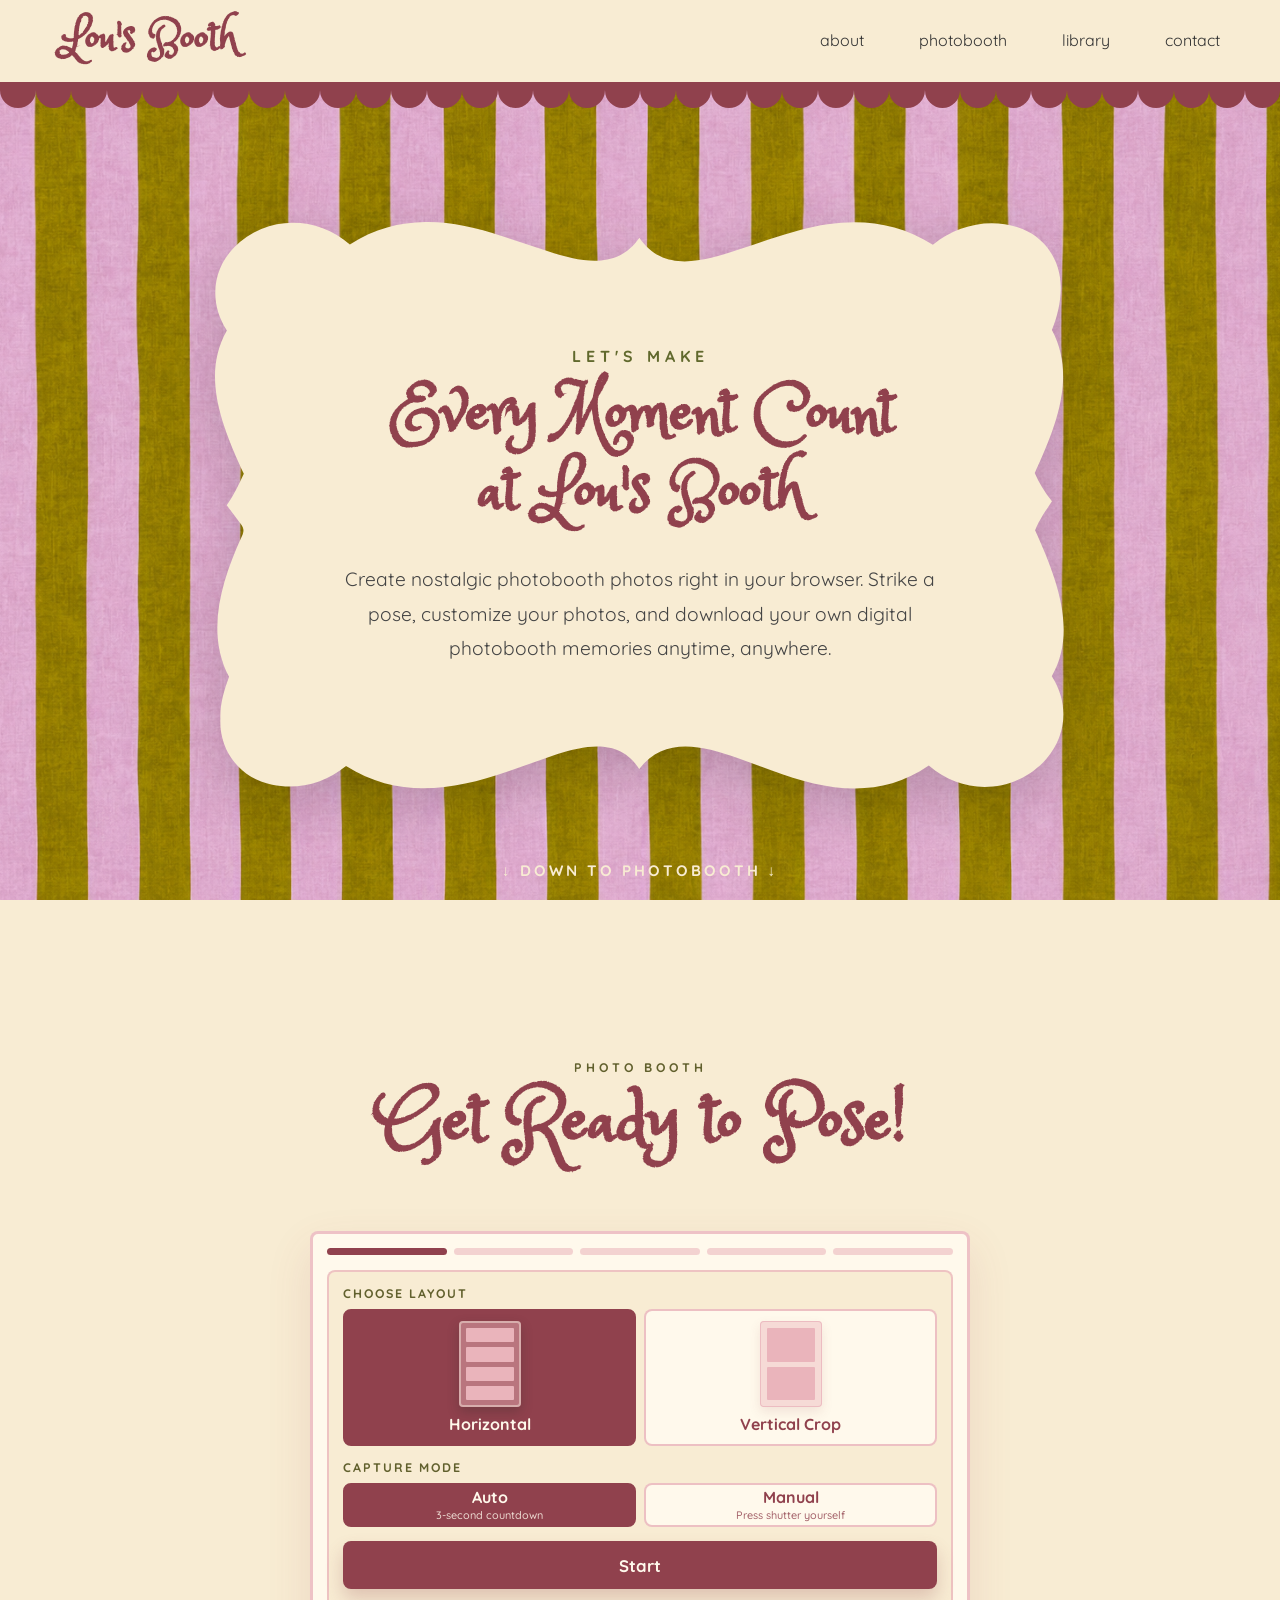
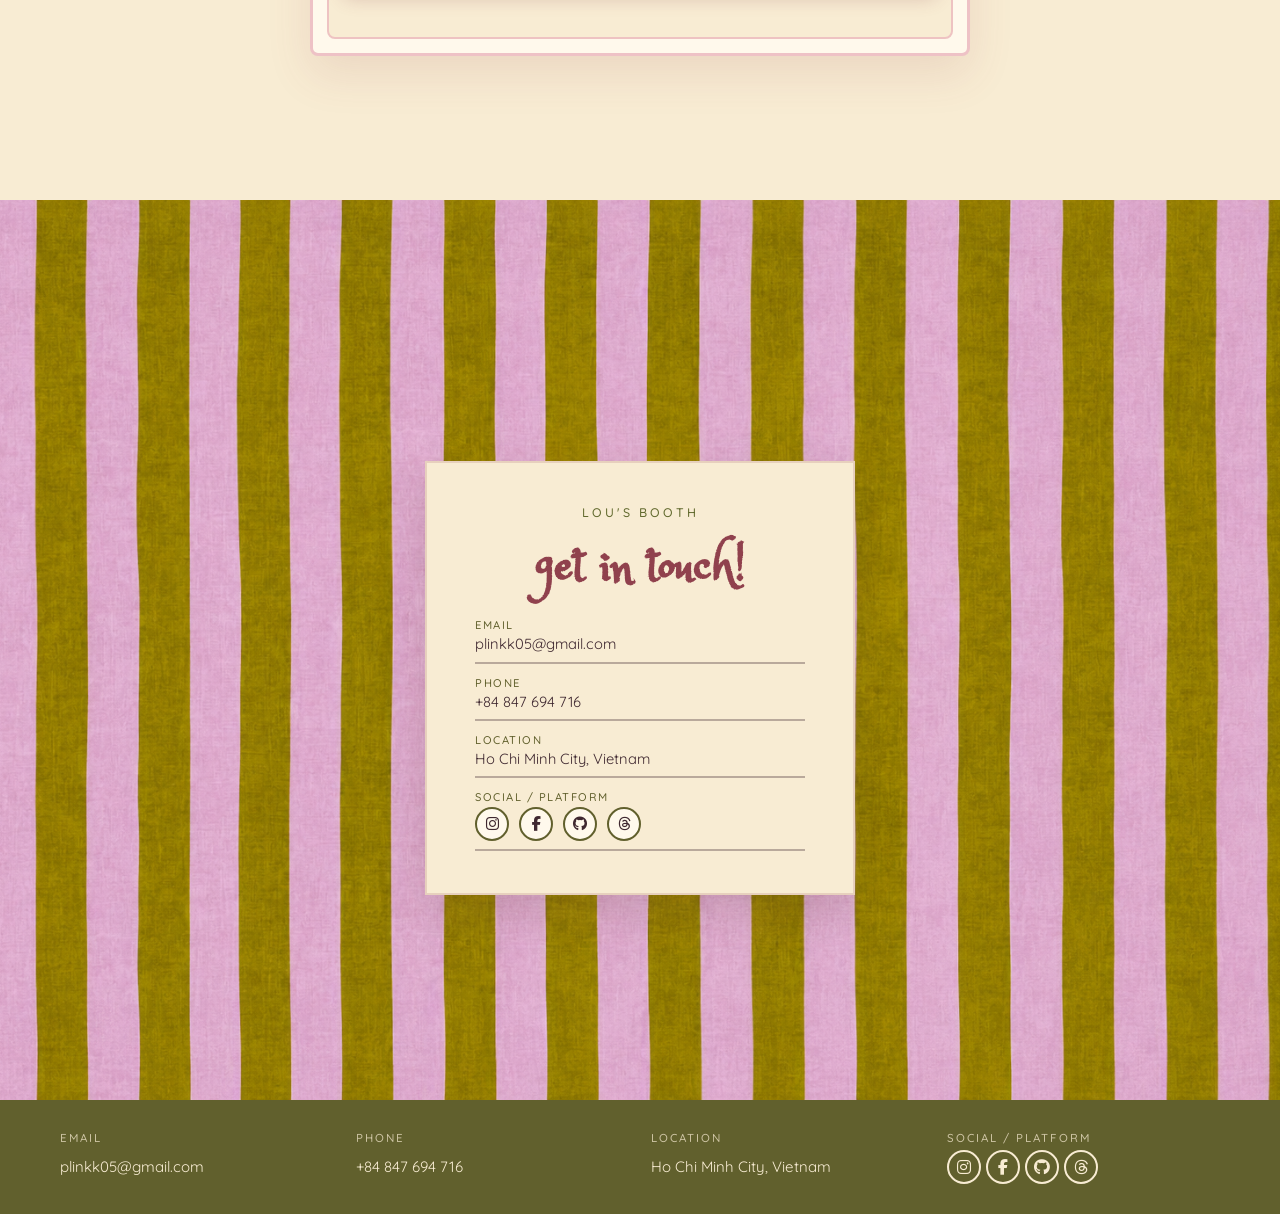
<file: index.html>
<!DOCTYPE html>
<html lang="en">
<head>
    <meta charset="UTF-8">
    <meta name="viewport" content="width=device-width, initial-scale=1.0">
    <title>Lou's Booth</title>
    <meta http-equiv="refresh" content="0; url=A1/index.html">
    <script>
        window.location.replace(`A1/index.html${window.location.search}${window.location.hash}`);
    </script>
</head>
<body>
    <p><a href="A1/index.html">Open Lou's Booth</a></p>
</body>
</html>
</file>
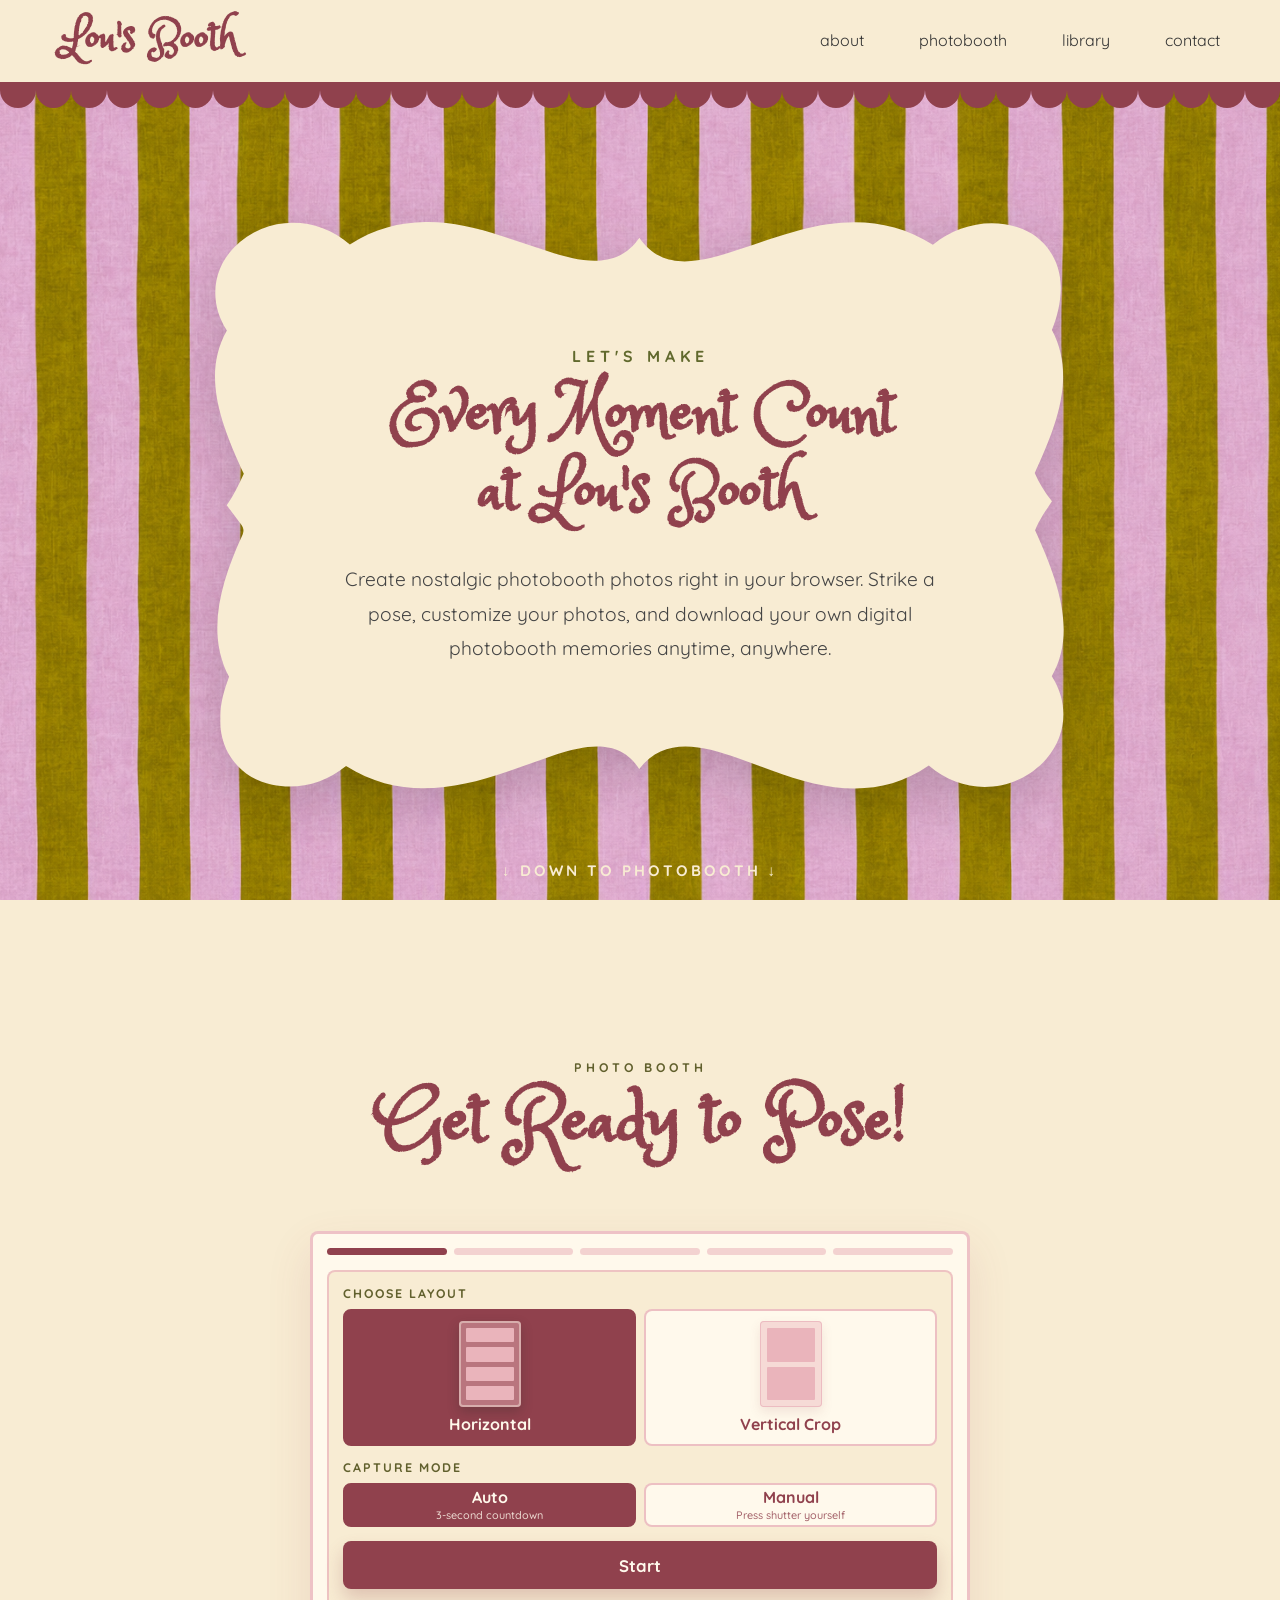
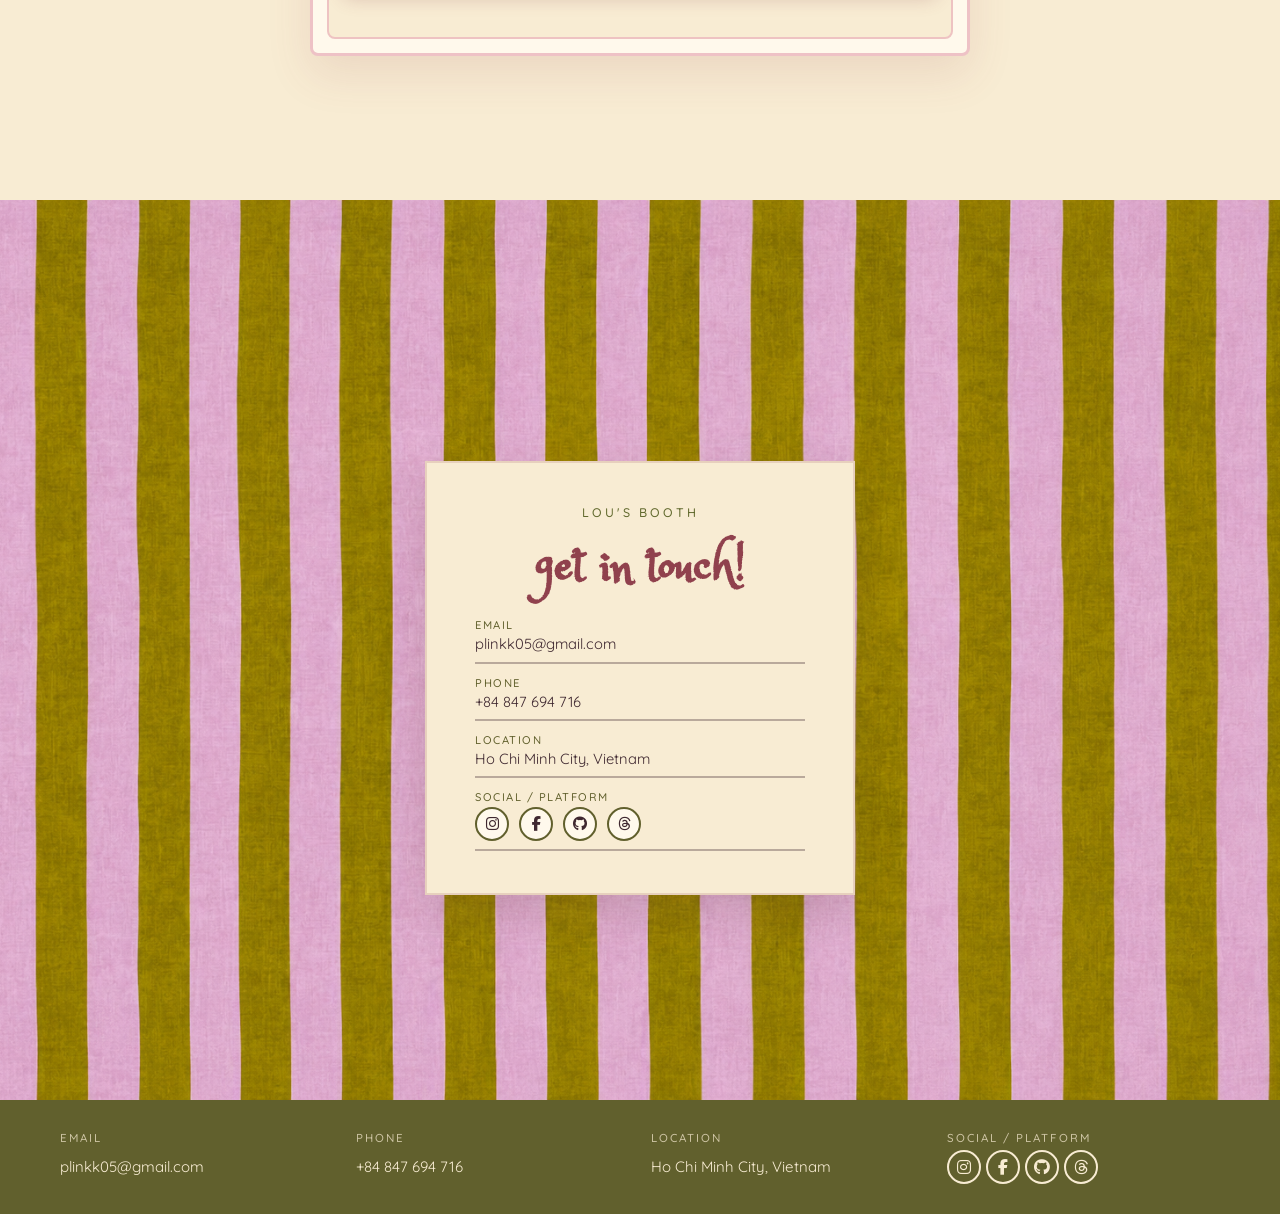
<file: A1/index.html>
<!DOCTYPE html>
<html lang="en">

<head>
    <meta charset="UTF-8">
    <meta name="viewport" content="width=device-width, initial-scale=1.0">

    <title>Lou's Booth</title>

    <!-- Google Fonts -->
    <link rel="preconnect" href="https://fonts.googleapis.com">
    <link rel="preconnect" href="https://fonts.gstatic.com" crossorigin>

    <link href="https://fonts.googleapis.com/css2?family=Princess+Sofia&family=Quicksand:wght@400;500;600;700&display=swap" rel="stylesheet">

    <link rel="stylesheet" href="https://cdnjs.cloudflare.com/ajax/libs/font-awesome/6.5.2/css/all.min.css">

    <link rel="stylesheet" href="styles.css?v=20260713-2">
    <script src="script.js?v=20260713-2" defer></script>
</head>

<body>

    <!-- ================= NAVBAR ================= -->

    <header class="navbar">

        <a class="logo" href="index.html" aria-label="Back to landing">
            Lou's Booth
        </a>

        <button class="menu-toggle" type="button" aria-label="Open navigation menu" aria-expanded="false" aria-controls="primaryNav">
            <span></span>
            <span></span>
            <span></span>
        </button>

        <nav id="primaryNav">
            <ul class="nav-links">
                <li><a href="index.html">about</a></li>
                <li><a href="#photobooth">photobooth</a></li>
                <li><a href="library.html">library</a></li>
                <li><a href="#contact">contact</a></li>
            </ul>
        </nav>

        <div class="nav-border-upper"></div>

        <div class="nav-border" aria-hidden="true">
            <span></span><span></span><span></span><span></span>
            <span></span><span></span><span></span><span></span>
            <span></span><span></span><span></span><span></span>
            <span></span><span></span><span></span><span></span>
            <span></span><span></span><span></span><span></span>
            <span></span><span></span><span></span><span></span>
            <span></span><span></span><span></span><span></span>
            <span></span><span></span><span></span><span></span>
            <span></span><span></span><span></span><span></span>
        </div>

    </header>

    <!-- ================= HERO ================= -->

    <main id="top" class="hero">

        <div class="hero-card">

            <svg class="hero-blob"
                xmlns="http://www.w3.org/2000/svg"
                viewBox="0 0 608 406"
                aria-hidden="true">

                <path fill="#F8ECD3"
                    d="M510.591 388.82C474.861 413.44 436.601 406.65 398.301 392.3L373.271 383.25C347.421 373.9 320.911 368.34 303.451 391.21C290.371 370.38 267.781 373.25 245.031 380.6L209.381 392.98C169.541 406.81 130.871 412.5 93.7208 389.04C78.3008 401.43 59.6008 406.39 40.9608 402.58C18.2008 397.93 2.78081 378.49 3.85081 355.23C3.55081 344.71 6.46081 335.2 10.0508 325.31C-6.94919 293.35 4.85081 256.37 19.2208 224.83C20.7408 221.5 20.9008 219.34 18.6008 216.25L8.40081 202.53C13.4108 195.3 16.9208 188.25 20.6108 180.01C5.72081 147.53 -10.2392 110.21 8.51081 77.6198C-4.19919 58.2798 -2.16919 34.4798 13.5908 18.2398C35.8908 -4.7202 72.1708 -5.2802 96.4908 16.1398C130.881 -6.2402 167.611 -2.4402 205.021 9.9898L238.181 20.9698C262.971 29.0998 288.091 34.0198 303.531 11.3398C320.451 36.1398 348.021 28.6598 374.681 19.7398C389.471 14.7898 403.531 9.6698 418.611 5.6498C452.121 -3.0702 483.501 -2.5902 513.481 16.2198C530.891 2.2998 553.281 -2.8902 574.141 3.7898C593.771 10.0698 605.611 27.9198 604.971 48.2898C604.651 58.4898 602.501 67.7198 598.611 77.2698C616.401 110.24 601.211 147.15 586.361 179.53C589.511 186.75 593.441 193.17 598.671 199.74C594.261 206.42 589.841 212.54 586.581 220.49C601.391 253.22 617.251 292.35 598.541 324.93C610.921 343.9 609.271 367.11 594.891 383.72C573.261 408.7 535.801 411.06 510.601 388.83L510.591 388.82Z"/>
            </svg>

            <div class="hero-content">

                <p class="welcome">LET'S MAKE</p>

                <h1>Every Moment Count <br> at Lou's Booth</h1>

                <p class="description">
                    Create nostalgic photobooth photos right in your browser.
                    Strike a pose, customize your photos, and download your own
                    digital photobooth memories anytime, anywhere.
                </p>

            </div>

        </div>

        <a class="explore" href="#photobooth">
            ↓ Down to Photobooth ↓
        </a>

    </main>

    <!-- ================= PHOTOBOOTH ================= -->

    <section id="photobooth" class="booth-section" aria-label="Photobooth">
        <div class="booth-shell">
            <div class="booth-title">
                <p>Photo Booth</p>
                <h2>Get Ready to Pose!</h2>
            </div>

            <div class="booth-workspace">
                <section class="camera-panel" aria-label="Camera capture">
                    <div class="panel-heading">
                        <p id="statusLabel">Choose your setup</p>
                        <span id="shotCounter">0 / 4</span>
                    </div>

                    <div class="camera-window" id="cameraWindow">
                        <video id="camera" autoplay playsinline muted></video>
                        <canvas id="captureCanvas" width="1200" height="900" hidden></canvas>
                        <img class="selected-shot-preview" id="selectedShotPreview" alt="Selected captured photo" hidden>

                        <div class="countdown" id="countdown" aria-live="polite"></div>

                        <div class="camera-permission" id="permissionLayer">
                            <p>Choose your setup first.</p>
                        </div>

                    </div>

                    <div class="capture-actions">
                        <button class="shutter-button" id="shutterButton" type="button" hidden aria-label="Take photo">
                            <span></span>
                        </button>
                    </div>

                    <div class="shot-tray" id="shotTray" aria-label="Captured photos"></div>
                </section>

                <section class="strip-panel" aria-label="Photobooth photo preview">
                    <div class="strip-stage">
                        <div class="strip-preview">
                            <canvas id="stripCanvas" width="600" height="1800"></canvas>
                            <div class="sticker-layer" id="stickerLayer" aria-label="Placed stickers"></div>
                        </div>

                        <div class="background-dock">
                            <div class="background-tools" id="backgroundTools">
                                <p class="control-label">Filter</p>
                                <div class="filter-grid" id="filterChoices" aria-label="Photo filters"></div>
                                <p class="control-label">Background</p>
                                <div class="swatch-grid" id="backgroundChoices" aria-label="Background choices"></div>
                                <button class="primary-button" id="toStickerButton" type="button" disabled>
                                    Next
                                </button>
                            </div>

                            <div class="sticker-tools" id="stickerTools" hidden>
                                <p class="control-label">Sticker</p>
                                <div class="sticker-grid" id="stickerChoices" aria-label="Sticker choices"></div>
                                <div class="library-actions">
                                    <button class="primary-button" id="downloadButton" type="button" disabled>
                                        Save Photo
                                    </button>
                                    <button class="secondary-button" id="addLibraryButton" type="button" disabled>
                                        Add to Library
                                    </button>
                                </div>
                                <button class="secondary-button restart-booth-button" id="restartBoothButton" type="button">
                                    Retake
                                </button>
                                <p class="save-status" id="saveStatus" aria-live="polite"></p>
                            </div>
                        </div>
                    </div>
                </section>

                <aside class="controls-panel" aria-label="Photobooth controls">
                    <div class="booth-progress" aria-hidden="true">
                        <span data-step="setup"></span>
                        <span data-step="capture"></span>
                        <span data-step="retake"></span>
                        <span data-step="background"></span>
                        <span data-step="sticker"></span>
                    </div>

                    <div class="control-block stage-card" data-stage-panel="setup">
                        <div class="control-group">
                            <p class="control-label">Choose Layout</p>
                            <div class="segmented-control orientation-control" role="group" aria-label="Photo style">
                                <button class="segment orientation-segment active" data-orientation="landscape" type="button">
                                    <span class="orientation-preview horizontal-preview" aria-hidden="true">
                                        <span></span>
                                        <span></span>
                                        <span></span>
                                        <span></span>
                                    </span>
                                    <span>Horizontal</span>
                                </button>
                                <button class="segment orientation-segment" data-orientation="portrait" type="button">
                                    <span class="orientation-preview vertical-preview" aria-hidden="true">
                                        <span></span>
                                        <span></span>
                                    </span>
                                    <span>Vertical Crop</span>
                                </button>
                            </div>
                        </div>

                        <div class="control-group">
                            <p class="control-label">Capture Mode</p>
                            <div class="segmented-control" role="group" aria-label="Capture mode">
                                <button class="segment active" data-capture-mode="auto" type="button">
                                    <span>Auto</span>
                                    <small>3-second countdown</small>
                                </button>
                                <button class="segment" data-capture-mode="manual" type="button">
                                    <span>Manual</span>
                                    <small>Press shutter yourself</small>
                                </button>
                            </div>
                        </div>

                        <button class="primary-button start-camera-button" id="startCamera" type="button">
                            Start
                        </button>

                        <p class="setup-status" id="setupStatus" aria-live="polite"></p>
                    </div>

                    <div class="control-block stage-card" data-stage-panel="capture" hidden>
                        <p class="selection-note">Pose time.</p>

                        <label class="toggle-control">
                            <span>
                                <strong>Mirror</strong>
                            </span>
                            <input id="mirrorToggle" type="checkbox" checked>
                            <span class="toggle-switch" aria-hidden="true"></span>
                        </label>
                    </div>

                    <div class="control-block stage-card" data-stage-panel="retake" hidden>
                        <div class="selection-note" id="retakeNote">Choose a photo above.</div>

                        <div class="control-footer">
                            <button class="secondary-button" id="retakeButton" type="button">
                                Retake Selected
                            </button>
                            <button class="primary-button" id="toBackgroundButton" type="button">
                                Next
                            </button>
                        </div>
                    </div>

                    <div class="control-block stage-card" data-stage-panel="background" hidden>
                        <p class="selection-note">Customize your photo with a background and filter.</p>
                    </div>

                    <div class="control-block stage-card" data-stage-panel="sticker" hidden>
                        <p class="selection-note">Decorate your photo with stickers.</p>
                    </div>
                </aside>
            </div>
        </div>
    </section>

    <!-- ================= CONTACT ================= -->

    <section id="contact" class="contact-section" aria-label="Contact">
        <div class="contact-card">
            <p class="contact-kicker">Lou's Booth</p>
            <h2>get in touch!</h2>

            <div class="contact-lines">
                <div class="contact-line">
                    <span>Email</span>
                    <a href="mailto:plinkk05@gmail.com">plinkk05@gmail.com</a>
                </div>

                <div class="contact-line">
                    <span>Phone</span>
                    <a href="tel:+84847694716">+84 847 694 716</a>
                </div>

                <div class="contact-line">
                    <span>Location</span>
                    <p>Ho Chi Minh City, Vietnam</p>
                </div>

                <div class="contact-line">
                    <span>Social / Platform</span>
                    <div class="social-links" aria-label="Social links">
                        <a class="social-link" href="https://www.instagram.com/_.plink/" target="_blank" rel="noopener noreferrer" aria-label="Instagram">
                            <i class="fa-brands fa-instagram" aria-hidden="true"></i>
                        </a>
                        <a class="social-link" href="https://www.facebook.com/plink.05/" target="_blank" rel="noopener noreferrer" aria-label="Facebook">
                            <i class="fa-brands fa-facebook-f" aria-hidden="true"></i>
                        </a>
                        <a class="social-link" href="https://github.com/loulou675" target="_blank" rel="noopener noreferrer" aria-label="GitHub">
                            <i class="fa-brands fa-github" aria-hidden="true"></i>
                        </a>
                        <a class="social-link" href="https://www.threads.net/@_.plink" target="_blank" rel="noopener noreferrer" aria-label="Threads">
                            <i class="fa-brands fa-threads" aria-hidden="true"></i>
                        </a>
                    </div>
                </div>
            </div>
        </div>
    </section>

    <footer class="site-footer">
        <div>
            <span>Email</span>
            <a href="mailto:plinkk05@gmail.com">plinkk05@gmail.com</a>
        </div>

        <div>
            <span>Phone</span>
            <a href="tel:+84847694716">+84 847 694 716</a>
        </div>

        <div>
            <span>Location</span>
            <p>Ho Chi Minh City, Vietnam</p>
        </div>

        <div>
            <span>Social / Platform</span>
            <div class="social-links footer-social" aria-label="Social links">
                <a class="social-link" href="https://www.instagram.com/_.plink/" target="_blank" rel="noopener noreferrer" aria-label="Instagram">
                    <i class="fa-brands fa-instagram" aria-hidden="true"></i>
                </a>
                <a class="social-link" href="https://www.facebook.com/plink.05/" target="_blank" rel="noopener noreferrer" aria-label="Facebook">
                    <i class="fa-brands fa-facebook-f" aria-hidden="true"></i>
                </a>
                <a class="social-link" href="https://github.com/loulou675" target="_blank" rel="noopener noreferrer" aria-label="GitHub">
                    <i class="fa-brands fa-github" aria-hidden="true"></i>
                </a>
                <a class="social-link" href="https://www.threads.net/@_.plink" target="_blank" rel="noopener noreferrer" aria-label="Threads">
                    <i class="fa-brands fa-threads" aria-hidden="true"></i>
                </a>
            </div>
        </div>
    </footer>

</body>

</html>
</file>
<file: A1/styles.css>
/* =========================
   RESET
========================= */

*{
    margin:0;
    padding:0;
    box-sizing:border-box;
}

html{
    scroll-behavior:smooth;
}

body{
    min-height:100vh;
    overflow-x:hidden;
    background:#F8ECD3;
}
button,
a {
    font: inherit;
}

button {
    border: 0;
    cursor: pointer;
}

a {
    color: inherit;
}

[hidden] {
    display: none !important;
}


/* =========================
   NAVBAR
========================= */

.navbar {
    position: fixed;
    top: 0;
    left: 0;
    width: 100%;
    height: 90px;
    padding: 0 60px 10px;
    display: flex;
    justify-content: space-between;
    align-items: center;
    background: #F8ECD3;
    z-index: 999;
}

.logo {
    font-family: "Princess Sofia", cursive;
    font-weight: 800;
    font-size: clamp(2rem, 4vw, 2.6rem);
    color: #90414d;
    text-decoration: none;
    white-space: nowrap;
}

.nav-links {
    display: flex;
    gap: clamp(20px, 5vw, 55px);
    list-style: none;
}

.nav-links a {
    font-family: "Quicksand", sans-serif;
    font-weight: 400;
    color: #333;
    text-decoration: none;
    transition: color .25s ease;
}

.nav-links a:hover,
.nav-links a:focus-visible {
    color: #61602D;
}

.menu-toggle {
    display: none;
}


/* =========================
   BORDER
========================= */

.nav-border-upper {
    position: absolute;
    left: 0;
    bottom: 0;
    width: 100%;
    height: 8px;
    background: #90414d;
}

.nav-border {
    position: absolute;
    left: 0;
    bottom: -18px;
    width: 100%;
    height: 20px;
    display: flex;
}

.nav-border span {
    flex: 1;
    min-width: 18px;
    background: #90414d;
    border-radius: 0 0 100px 100px;
}


/* =========================
   HERO
========================= */

.hero {
    position: relative;
    min-height: 100vh;
    display: flex;
    flex-direction: column;
    justify-content: center;
    align-items: center;
    padding: 120px 24px 64px;
    background:url("background.png") center/cover no-repeat;
}

.hero-card {
    position: relative;
    width: min(80vw, 850px);
    transform: translateY(28px);
}

.hero-blob {
    width: 100%;
    display: block;
    filter: drop-shadow(0 15px 30px rgba(0, 0, 0, .18));
}

.hero-content {
    position: absolute;
    inset: 0;
    display: flex;
    flex-direction: column;
    justify-content: center;
    align-items: center;
    text-align: center;
    padding: 90px 120px;
}

.welcome {
    font-family: "Quicksand", sans-serif;
    font-weight: 700;
    font-size: 1rem;
    letter-spacing: 5px;
    text-transform: uppercase;
    color: #61692d;
    margin-bottom: 12px;
}

.hero-content h1 {
    font-family: "Princess Sofia", cursive;
    font-size: clamp(2.5rem, 6vw, 4rem);
    line-height: 1.22;
    color: #90414d;
    margin-bottom: 28px;
}

.description {
    max-width: 620px;
    font-family: "Quicksand", sans-serif;
    font-size: clamp(1rem, 2vw, 1.2rem);
    line-height: 1.8;
    color: #444;
}

.explore {
    position: absolute;
    left: 50%;
    bottom: 20px;
    margin-top: 0;
    translate: -50% 0;
    font-family: "Quicksand", sans-serif;
    font-size: .95rem;
    font-weight: 700;
    text-transform: uppercase;
    letter-spacing: 3px;
    color: #F8ECD3;
    text-decoration: none;
    animation:
        float 2s ease-in-out infinite,
        blink 2s ease-in-out infinite;
}


/* =========================
   PHOTOBOOTH SECTION
   Redesigned: no header copy, camera is
   large and centered, everything else
   is secondary and only appears when
   the flow needs it (macOS Photo Booth
   style - the viewfinder is the star).
========================= */

.booth-section {
    min-height: 100vh;
    min-height: 100svh;
    scroll-margin-top: 90px;
    display: flex;
    align-items: center;
    background: #F8ECD3;
    padding: 104px 18px 16px;
}

.booth-shell {
    width: 100%;
    margin: 0 auto;
}

.booth-title {
    display: grid;
    justify-items: center;
    gap: 16px;
    margin: 0 0 0;
    text-align: center;
    transform: translateY(-72px);
}

.booth-title p {
    font-family: "Quicksand", sans-serif;
    font-size: .78rem;
    font-weight: 700;
    letter-spacing: 4px;
    text-transform: uppercase;
    color: #61602D;
}

.booth-title h2 {
    font-family: "Princess Sofia", cursive;
    font-weight: 800;
    font-size: clamp(3rem, 6vw, 4.5rem);
    line-height: .95;
    color: #90414d;
}

.booth-workspace {
    display: grid;
    grid-template-columns: minmax(260px, 1fr) minmax(0, 2fr);
    grid-template-areas: "controls camera";
    gap: 22px;
    width: min(1220px, 100%);
    margin: 0 auto;
    transition: width .3s ease;
}

.booth-workspace[data-stage="setup"] {
    grid-template-columns: minmax(280px, 660px);
    grid-template-areas: "controls";
    justify-content: center;
}

.camera-panel,
.strip-panel,
.controls-panel {
    width: 100%;
    border: 3px solid rgba(234, 180, 187, .78);
    border-radius: 8px;
    box-shadow: 0 18px 45px rgba(144, 65, 77, .12);
}

.camera-panel {
    grid-area: camera;
    background: #fff9ec;
    color: #90414d;
    padding: 12px;
}

.strip-panel {
    grid-area: camera;
    background: #fff9ec;
    padding: 14px;
    display: none;
}

.booth-workspace[data-stage="background"] .camera-panel,
.booth-workspace[data-stage="sticker"] .camera-panel {
    display: none;
}

.booth-workspace[data-stage="background"] .strip-panel,
.booth-workspace[data-stage="sticker"] .strip-panel {
    display: block;
}

.booth-workspace[data-stage="setup"] .camera-panel {
    display: none;
}

.booth-workspace[data-stage="setup"] .capture-actions {
    display: none;
}

.controls-panel {
    grid-area: controls;
    background: #fff9ec;
    padding: 14px;
    align-self: start;
}

.panel-heading {
    min-height: 28px;
    display: flex;
    justify-content: space-between;
    align-items: center;
    gap: 12px;
    margin-bottom: 8px;
    font-family: "Quicksand", sans-serif;
    font-weight: 800;
    color: #90414d;
}

.panel-heading span {
    flex: 0 0 auto;
    padding: 6px 10px;
    border-radius: 999px;
    background: #F8ECD3;
    color: #90414d;
    font-size: .85rem;
}

.camera-window {
    position: relative;
    width: min(100%, clamp(420px, calc(160svh - 560px), 900px));
    max-width: 900px;
    margin: 0 auto;
    aspect-ratio: 16 / 10;
    overflow: hidden;
    border: 10px solid #F8ECD3;
    border-radius: 8px;
    background:
        linear-gradient(45deg, rgba(234, 180, 187, .26) 25%, transparent 25%),
        linear-gradient(-45deg, rgba(234, 180, 187, .26) 25%, transparent 25%),
        #F8ECD3;
    background-size: 28px 28px;
}

.camera-window.portrait-preview {
    aspect-ratio: 5 / 6;
    width: min(100%, clamp(230px, calc(83.333svh - 333px), 440px));
    max-width: 440px;
}

#camera {
    width: 100%;
    height: 100%;
    object-fit: cover;
    display: block;
}

.selected-shot-preview {
    position: absolute;
    inset: 0;
    z-index: 1;
    width: 100%;
    height: 100%;
    display: block;
    object-fit: cover;
    background: #F8ECD3;
}

.camera-window.mirror-preview #camera {
    transform: scaleX(-1);
}

.camera-permission {
    position: absolute;
    inset: 0;
    display: flex;
    align-items: center;
    justify-content: center;
    padding: 24px;
    background:
        radial-gradient(circle at 50% 35%, rgba(234, 180, 187, .78), rgba(144, 65, 77, .5)),
        rgba(48, 43, 40, .24);
}

.camera-permission p {
    max-width: 260px;
    padding: 12px 16px;
    border-radius: 8px;
    background: rgba(255, 249, 236, .86);
    color: #90414d;
    font-family: "Quicksand", sans-serif;
    font-weight: 800;
    text-align: center;
}

.countdown {
    position: absolute;
    inset: 0;
    display: grid;
    place-items: center;
    pointer-events: none;
    font-family: "Princess Sofia", cursive;
    font-size: clamp(5rem, 18vw, 9rem);
    line-height: 1;
    color: #F8ECD3;
    text-shadow: 0 8px 24px rgba(0, 0, 0, .38);
    opacity: 0;
    transform: scale(.85);
    transition: opacity .18s ease, transform .18s ease;
}

.countdown.show {
    opacity: 1;
    transform: scale(1);
}

.capture-actions {
    min-height: 76px;
    display: flex;
    justify-content: center;
    align-items: center;
    margin-top: 10px;
    border-radius: 8px;
    background: rgba(234, 180, 187, .28);
}

.primary-button,
.secondary-button,
.segment {
    min-height: 44px;
    border-radius: 8px;
    font-family: "Quicksand", sans-serif;
    font-weight: 800;
    transition:
        transform .18s ease,
        box-shadow .18s ease,
        background .18s ease,
        color .18s ease,
        border-color .18s ease;
}

.primary-button {
    padding: 0 18px;
    background: #90414d;
    color: #fff9ec;
    box-shadow: 0 10px 18px rgba(144, 65, 77, .24);
}

.secondary-button {
    padding: 0 16px;
    border: 2px solid #90414d;
    background: #fff9ec;
    color: #90414d;
}

.primary-button:hover:not(:disabled),
.secondary-button:hover:not(:disabled),
.segment:hover {
    transform: translateY(-1px);
}

.primary-button:disabled,
.secondary-button:disabled {
    cursor: not-allowed;
    opacity: .48;
    box-shadow: none;
}

.start-camera-button {
    min-width: 190px;
    min-height: 48px;
    font-size: 1.05rem;
}

.shutter-button {
    width: 64px;
    height: 64px;
    display: grid;
    place-items: center;
    border: 5px solid #F8ECD3;
    border-radius: 50%;
    background: #fff9ec;
    box-shadow:
        0 12px 22px rgba(48, 43, 40, .32),
        inset 0 0 0 6px #90414d;
    transition: transform .18s ease, opacity .18s ease;
}

.shutter-button span {
    width: 34px;
    height: 34px;
    border-radius: 50%;
    background: #90414d;
}

.shutter-button:hover:not(:disabled) {
    transform: translateY(-1px) scale(1.02);
}

.shutter-button:disabled {
    cursor: not-allowed;
    opacity: .48;
}

.shot-tray {
    display: grid;
    grid-template-columns: repeat(auto-fit, minmax(64px, 82px));
    justify-content: center;
    gap: 8px;
    margin-top: 10px;
}

.shot-tile {
    position: relative;
    aspect-ratio: 4 / 3;
    overflow: hidden;
    border: 2px solid rgba(234, 180, 187, .72);
    border-radius: 8px;
    background: #F8ECD3;
    color: #90414d;
    font-family: "Quicksand", sans-serif;
    font-weight: 800;
}

.shot-tile.portrait {
    aspect-ratio: 2 / 3;
}

.shot-tile.active {
    border-color: #90414d;
    box-shadow: 0 0 0 3px rgba(197, 106, 121, .22);
}

.shot-tile img {
    width: 100%;
    height: 100%;
    object-fit: cover;
    display: block;
}

.shot-empty {
    position: absolute;
    inset: 0;
    display: grid;
    place-items: center;
    font-size: .85rem;
}


/* =========================
   STRIP PREVIEW
========================= */

.strip-preview {
    position: relative;
    width: min(100%, 260px, calc(33.333svh - 57px));
    aspect-ratio: 1 / 3;
    margin: 0 auto;
    background: #F8ECD3;
    box-shadow:
        0 15px 25px rgba(48, 43, 40, .16),
        0 0 0 1px rgba(234, 180, 187, .72);
}

.sticker-layer {
    position: absolute;
    inset: 0;
    overflow: hidden;
    pointer-events: none;
}

.booth-workspace[data-stage="sticker"] .sticker-layer {
    pointer-events: auto;
}

.placed-sticker {
    position: absolute;
    display: grid;
    place-items: center;
    padding: 0;
    border: 1px solid transparent;
    background: transparent;
    cursor: grab;
    touch-action: none;
    transform-origin: center;
}

.placed-sticker.selected {
    border-color: rgba(144, 65, 77, .65);
}

.placed-sticker:active {
    cursor: grabbing;
}

.placed-sticker img {
    width: 100%;
    height: auto;
    display: block;
    pointer-events: none;
    user-select: none;
    filter: drop-shadow(0 4px 5px rgba(48, 43, 40, .2));
}

.sticker-delete-button,
.library-delete-button {
    position: absolute;
    z-index: 6;
    width: 22px;
    height: 22px;
    display: grid;
    place-items: center;
    padding: 0 0 2px;
    border: 2px solid #fff9ec;
    border-radius: 50%;
    background: #90414d;
    box-shadow: 0 3px 8px rgba(48, 43, 40, .24);
    color: #fff9ec;
    font-family: "Quicksand", sans-serif;
    font-size: 1rem;
    font-weight: 800;
    line-height: 1;
    cursor: pointer;
}

.sticker-delete-button {
    top: -9px;
    left: -9px;
    width: 18px;
    height: 18px;
    padding: 0 0 1px;
    border-radius: 2px;
    font-size: .82rem;
}

.sticker-resize-handle {
    position: absolute;
    width: 14px;
    height: 14px;
    border: 1px solid #fff9ec;
    border-radius: 2px;
    background: #90414d;
    box-shadow: 0 2px 6px rgba(48, 43, 40, .25);
    touch-action: none;
}

.sticker-resize-handle::before,
.sticker-resize-handle::after {
    content: "";
    position: absolute;
    background: #fff9ec;
}

.sticker-resize-handle::before {
    width: 6px;
    height: 1px;
    top: 6px;
    left: 4px;
}

.sticker-resize-handle::after {
    width: 1px;
    height: 6px;
    top: 4px;
    left: 6px;
}

.sticker-resize-handle[data-corner="nw"] {
    top: -7px;
    left: -7px;
    cursor: nwse-resize;
}

.sticker-resize-handle[data-corner="ne"] {
    top: -7px;
    right: -7px;
    cursor: nesw-resize;
}

.sticker-resize-handle[data-corner="sw"] {
    bottom: -7px;
    left: -7px;
    cursor: nesw-resize;
}

.sticker-resize-handle[data-corner="se"] {
    right: -7px;
    bottom: -7px;
    cursor: nwse-resize;
}

.strip-stage {
    min-height: 0;
    height: calc(100svh - 150px);
    max-height: 660px;
    display: grid;
    grid-template-columns: minmax(220px, 300px) minmax(232px, 270px);
    gap: 22px;
    align-items: center;
    justify-content: center;
}

.background-dock,
.background-tools,
.sticker-tools {
    display: grid;
    gap: 14px;
    justify-items: center;
    width: 100%;
}

.background-dock .primary-button {
    width: 100%;
    padding: 0 12px;
}

.library-actions {
    width: 100%;
    display: grid;
    grid-template-columns: repeat(2, minmax(112px, 1fr));
    gap: 8px;
}

.library-actions .primary-button,
.library-actions .secondary-button {
    width: 100%;
    min-width: 0;
    padding: 0 8px;
    font-size: clamp(.78rem, 1.2vw, .9rem);
    white-space: nowrap;
}

.restart-booth-button {
    width: 100%;
}

.sticker-grid {
    width: 100%;
    max-height: min(340px, calc(100svh - 360px));
    display: grid;
    grid-template-columns: repeat(3, minmax(0, 1fr));
    gap: 8px;
    overflow-y: auto;
    overscroll-behavior: contain;
    padding: 2px 2px 4px;
}

.sticker-button {
    aspect-ratio: 1 / 1;
    display: grid;
    place-items: center;
    padding: 6px;
    border: 2px solid rgba(234, 180, 187, .82);
    border-radius: 8px;
    background: #fff9ec;
    transition:
        border-color .18s ease,
        box-shadow .18s ease,
        transform .18s ease;
}

.sticker-button:hover,
.sticker-button:focus-visible {
    border-color: #90414d;
    box-shadow: 0 0 0 3px rgba(197, 106, 121, .16);
    transform: translateY(-1px);
}

.sticker-button img {
    max-width: 100%;
    max-height: 100%;
    display: block;
    pointer-events: none;
    user-select: none;
}

.save-status {
    min-height: 34px;
    max-width: 150px;
    font-family: "Quicksand", sans-serif;
    font-size: .76rem;
    font-weight: 800;
    line-height: 1.35;
    text-align: center;
    color: #90414d;
}

.setup-status {
    min-height: 20px;
    font-family: "Quicksand", sans-serif;
    font-size: .78rem;
    font-weight: 800;
    line-height: 1.35;
    text-align: center;
    color: #90414d;
}

#stripCanvas {
    position: absolute;
    inset: 0;
    width: 100%;
    height: 100%;
}

#stripCanvas {
    display: block;
}


/* =========================
   CONTROLS
========================= */

.controls-panel {
    display: grid;
    gap: 15px;
    justify-items: stretch;
}

.booth-progress {
    display: grid;
    grid-template-columns: repeat(5, 1fr);
    gap: 7px;
}

.booth-progress span {
    height: 7px;
    border-radius: 999px;
    background: rgba(234, 180, 187, .56);
}

.booth-progress span.active {
    background: #90414d;
}

.control-block {
    padding: 14px;
    border: 2px solid rgba(234, 180, 187, .72);
    border-radius: 8px;
    background: #F8ECD3;
}

.stage-card {
    display: grid;
    gap: 14px;
}

.control-group {
    display: grid;
    gap: 8px;
}

.control-label {
    font-family: "Quicksand", sans-serif;
    font-size: .78rem;
    font-weight: 800;
    letter-spacing: 2px;
    text-transform: uppercase;
    color: #61602D;
}

.segmented-control {
    display: grid;
    grid-template-columns: repeat(2, minmax(0, 1fr));
    gap: 8px;
}

.segment {
    display: inline-flex;
    flex-direction: column;
    align-items: center;
    justify-content: center;
    gap: 3px;
    padding: 0 10px;
    border: 2px solid rgba(234, 180, 187, .82);
    background: #fff9ec;
    color: #90414d;
    line-height: 1.12;
}

.segment.active {
    border-color: #90414d;
    background: #90414d;
    color: #fff9ec;
}

.segment small {
    font-size: .68rem;
    font-weight: 500;
    line-height: 1.15;
    opacity: .82;
}

.orientation-control {
    align-items: stretch;
}

.orientation-segment {
    min-height: 116px;
    display: grid;
    align-content: center;
    justify-items: center;
    gap: 8px;
    padding: 10px;
    line-height: 1.2;
}

.orientation-segment > span:last-child {
    white-space: nowrap;
}

.orientation-preview {
    position: relative;
    display: grid;
    gap: 5px;
    padding: 7px;
    border-radius: 4px;
    background: rgba(234, 180, 187, .45);
    box-shadow:
        0 5px 12px rgba(144, 65, 77, .12),
        inset 0 0 0 1px rgba(234, 180, 187, .78);
}

.orientation-preview > span {
    border-radius: 1px;
    background: #EAB4BB;
}

.horizontal-preview {
    width: 62px;
    height: 86px;
    grid-template-rows: repeat(4, minmax(0, 1fr));
}

.vertical-preview {
    width: 62px;
    height: 86px;
    grid-template-rows: repeat(2, minmax(0, 1fr));
}

.vertical-preview > span {
    background: #EAB4BB;
}

.segment.active .orientation-preview {
    box-shadow:
        0 5px 12px rgba(48, 43, 40, .28),
        inset 0 0 0 2px rgba(255, 249, 236, .42);
}

.segment.active .orientation-preview > span {
    background: #EAB4BB;
}

.toggle-control {
    min-height: 58px;
    display: grid;
    grid-template-columns: 1fr auto auto;
    align-items: center;
    gap: 12px;
    padding: 10px 12px;
    border: 2px solid rgba(234, 180, 187, .82);
    border-radius: 8px;
    background: #fff9ec;
    font-family: "Quicksand", sans-serif;
    color: #90414d;
    cursor: pointer;
}

.toggle-control strong,
.toggle-control small {
    display: block;
}

.toggle-control strong {
    font-size: .95rem;
}

.toggle-control small {
    margin-top: 2px;
    font-size: .74rem;
    font-weight: 700;
    line-height: 1.3;
    color: #90414d;
}

.toggle-control input {
    width: 1px;
    height: 1px;
    opacity: 0;
}

.toggle-switch {
    position: relative;
    width: 46px;
    height: 26px;
    border-radius: 999px;
    background: rgba(234, 180, 187, .72);
    transition: background .18s ease;
}

.toggle-switch::after {
    content: "";
    position: absolute;
    top: 4px;
    left: 4px;
    width: 18px;
    height: 18px;
    border-radius: 50%;
    background: #fff9ec;
    box-shadow: 0 2px 6px rgba(48, 43, 40, .24);
    transition: transform .18s ease;
}

.toggle-control input:checked + .toggle-switch {
    background: #90414d;
}

.toggle-control input:checked + .toggle-switch::after {
    transform: translateX(20px);
}

/* small round background swatches only — no labels shown */
.swatch-grid {
    display: flex;
    flex-wrap: wrap;
    justify-content: center;
    gap: 9px;
}

.swatch-button {
    position: relative;
    width: 36px;
    height: 36px;
    overflow: hidden;
    border: 3px solid transparent;
    border-radius: 50%;
    background: var(--swatch, #F8ECD3);
    flex: 0 0 auto;
}

.swatch-button.active {
    border-color: #90414d;
    box-shadow: 0 0 0 3px rgba(197, 106, 121, .2);
}

.filter-grid {
    width: 100%;
    display: grid;
    grid-template-columns: repeat(2, minmax(0, 1fr));
    gap: 7px;
}

.filter-button {
    min-height: 32px;
    display: inline-flex;
    align-items: center;
    justify-content: center;
    gap: 6px;
    padding: 0 8px;
    border: 2px solid rgba(234, 180, 187, .82);
    border-radius: 999px;
    background: #fff9ec;
    color: #90414d;
    font-family: "Quicksand", sans-serif;
    font-size: .72rem;
    font-weight: 800;
    transition:
        background .18s ease,
        border-color .18s ease,
        color .18s ease,
        transform .18s ease;
}

.filter-button:hover {
    transform: translateY(-1px);
}

.filter-button.active {
    border-color: #90414d;
    background: #90414d;
    color: #fff9ec;
}

.selection-note {
    min-height: 44px;
    display: flex;
    align-items: center;
    justify-content: center;
    text-align: center;
    padding: 10px 12px;
    border-radius: 8px;
    background: #fff9ec;
    font-family: "Quicksand", sans-serif;
    font-weight: 700;
    line-height: 1.35;
    color: #90414d;
}

.control-footer {
    display: grid;
    grid-template-columns: 1fr;
    gap: 10px;
}


/* =========================
   LIBRARY
========================= */

.library-section {
    min-height: 100vh;
    min-height: 100svh;
    padding: 108px 18px 18px;
    display: grid;
    grid-template-rows: auto 1fr;
    gap: 14px;
    background: #F8ECD3;
    overflow: hidden;
}

.library-heading {
    display: grid;
    justify-items: center;
    gap: 8px;
    color: #90414d;
}

.library-heading h2 {
    font-family: "Princess Sofia", cursive;
    font-size: clamp(2.2rem, 5.5vw, 3.5rem);
    line-height: 1;
}

.library-heading h1 {
    font-family: "Princess Sofia", cursive;
    font-size: clamp(2.2rem, 5vw, 3.4rem);
    line-height: 1;
}

.library-heading .secondary-button {
    min-height: 38px;
    padding: 0 14px;
}

.library-stage {
    position: relative;
    min-height: calc(100svh - 210px);
    height: calc(100svh - 210px);
    border: 2px solid rgba(234, 180, 187, .72);
    border-radius: 8px;
    background:
        linear-gradient(90deg, rgba(97, 96, 45, .08) 1px, transparent 1px),
        linear-gradient(0deg, rgba(234, 180, 187, .22) 1px, transparent 1px),
        #fff9ec;
    background-size: 72px 72px;
    overflow: hidden;
}

.library-empty {
    position: absolute;
    inset: 0;
    display: grid;
    place-items: center;
    font-family: "Quicksand", sans-serif;
    font-weight: 700;
    color: rgba(144, 65, 77, .72);
}

.library-item {
    position: absolute;
    left: var(--library-x);
    top: var(--library-y, auto);
    bottom: var(--library-bottom, auto);
    width: var(--library-width, clamp(70px, 8.5vw, 124px));
    aspect-ratio: 1 / 3;
    padding: 0;
    border: 0;
    background: transparent;
    transform: rotate(var(--library-rotate));
    animation: libraryDrop 1.65s linear both;
    animation-delay: var(--library-delay);
    will-change: transform, opacity;
}

.library-preview-button {
    position: absolute;
    inset: 0;
    width: 100%;
    height: 100%;
    display: block;
    padding: 0;
    border: 0;
    background: transparent;
    cursor: grab;
    touch-action: none;
    user-select: none;
}

.library-item.is-dragging {
    z-index: 8;
}

.library-item.is-dragging .library-preview-button {
    cursor: grabbing;
}

.library-delete-button {
    top: -12px;
    left: -12px;
    opacity: 0;
    pointer-events: none;
    transform: scale(.86);
    transition:
        opacity .18s ease,
        transform .18s ease;
}

.library-item:hover .library-delete-button,
.library-item:focus-within .library-delete-button {
    opacity: 1;
    pointer-events: auto;
    transform: scale(1);
}

.library-stage.has-physics .library-item {
    left: 0;
    top: 0;
    bottom: auto;
    opacity: 0;
    animation: none;
    transform: translate(-50%, -50%) rotate(0);
}

.library-item.uses-physics {
    opacity: 0;
    animation: none;
}

.library-item.is-settled {
    animation: none;
    opacity: 1;
    transform: rotate(var(--library-rotate));
}

.library-item img {
    width: 100%;
    height: 100%;
    display: block;
    object-fit: cover;
    box-shadow: 0 10px 18px rgba(48, 43, 40, .16);
    pointer-events: none;
}

.library-item:hover,
.library-item:focus-visible {
    z-index: 4;
}

.library-viewer {
    position: fixed;
    inset: 0;
    z-index: 2000;
    display: grid;
    place-items: center;
    padding: 34px 18px;
    background: rgba(48, 43, 40, .28);
    backdrop-filter: blur(12px);
}

.library-viewer[hidden] {
    display: none !important;
}

.library-viewer-backdrop {
    position: absolute;
    inset: 0;
    border: 0;
    background: transparent;
}

.library-viewer-content {
    position: relative;
    z-index: 1;
    width: min(94vw, 680px);
    max-height: min(90svh, 820px);
    display: grid;
    grid-template-columns: 112px minmax(0, 1fr) 112px;
    grid-template-areas:
        "back photo spacer"
        ". actions .";
    gap: 14px;
    align-items: start;
    justify-items: center;
}

.library-viewer-photo {
    grid-area: photo;
    display: grid;
    place-items: center;
}

.library-viewer-photo img {
    max-width: 100%;
    max-height: min(80svh, 730px);
    display: block;
    box-shadow: 0 22px 55px rgba(48, 43, 40, .35);
}

.library-viewer-save,
.library-viewer-delete {
    display: grid;
    place-items: center;
    border: 2px solid #fff9ec;
    border-radius: 50%;
    background: #90414d;
    box-shadow: 0 8px 18px rgba(48, 43, 40, .25);
    color: #fff9ec;
    cursor: pointer;
}

.library-viewer-actions {
    grid-area: actions;
    display: flex;
    justify-content: center;
    gap: 12px;
    margin-top: 2px;
}

.library-viewer-save,
.library-viewer-delete {
    width: 46px;
    height: 46px;
    font-size: 1.1rem;
}

.library-viewer-delete {
    background: #61602D;
}

.library-viewer-close {
    grid-area: back;
    display: inline-flex;
    align-items: center;
    gap: 8px;
    justify-self: end;
    align-self: start;
    margin-top: 6px;
    min-height: 38px;
    padding: 0 14px;
    border: 2px solid #90414d;
    border-radius: 999px;
    background: #fff9ec;
    box-shadow: 0 8px 18px rgba(48, 43, 40, .16);
    color: #90414d;
    font-family: "Quicksand", sans-serif;
    font-size: .92rem;
    font-weight: 800;
    line-height: 1;
    cursor: pointer;
}

body.library-viewer-open {
    overflow: hidden;
}

body.library-page {
    width: 100vw;
    min-height: 100vh;
    min-height: 100svh;
    overflow-x: hidden;
    overflow-y: auto;
    background: #F8ECD3;
}

.library-page .library-section {
    position: relative;
    width: 100vw;
    height: 100vh;
    height: 100svh;
    min-height: 100vh;
    min-height: 100svh;
    display: block;
    padding: 0;
    background: #F8ECD3;
    overflow: hidden;
}

.library-page .library-heading {
    position: absolute;
    top: 142px;
    left: 0;
    right: 0;
    z-index: 5;
    pointer-events: none;
}

.library-page .library-stage {
    position: absolute;
    inset: 0;
    width: 100vw;
    height: 100vh;
    height: 100svh;
    min-height: 100vh;
    min-height: 100svh;
    border: 0;
    border-radius: 0;
    background: #F8ECD3;
    overflow: hidden;
}

@keyframes libraryDrop {
    0% {
        opacity: 0;
        transform: translateY(-115svh) rotate(calc(var(--library-rotate) - 6deg)) scale(.98);
        animation-timing-function: cubic-bezier(.45, 0, 1, .62);
    }

    12% {
        opacity: 1;
        transform: translateY(-108svh) rotate(calc(var(--library-rotate) - 5deg)) scale(.98);
        animation-timing-function: cubic-bezier(.45, 0, 1, .62);
    }

    32% {
        transform: translateY(-78svh) rotate(calc(var(--library-rotate) - 3deg)) scale(.99);
        animation-timing-function: cubic-bezier(.45, 0, 1, .62);
    }

    52% {
        transform: translateY(-28svh) rotate(calc(var(--library-rotate) - 1deg)) scale(1);
        animation-timing-function: cubic-bezier(.45, 0, 1, .62);
    }

    66% {
        opacity: 1;
        transform: translateY(0) rotate(calc(var(--library-rotate) + 2deg)) scale(1.03, .96);
        animation-timing-function: cubic-bezier(.16, .82, .22, 1);
    }

    76% {
        transform: translateY(-72px) rotate(calc(var(--library-rotate) - 1.5deg)) scale(.99, 1.01);
        animation-timing-function: cubic-bezier(.55, 0, 1, .45);
    }

    84% {
        transform: translateY(0) rotate(calc(var(--library-rotate) + 1deg)) scale(1.018, .982);
        animation-timing-function: cubic-bezier(.18, .75, .26, 1);
    }

    91% {
        transform: translateY(-28px) rotate(calc(var(--library-rotate) - .6deg));
        animation-timing-function: cubic-bezier(.55, 0, 1, .45);
    }

    96% {
        transform: translateY(0) rotate(calc(var(--library-rotate) + .3deg));
        animation-timing-function: cubic-bezier(.2, .7, .3, 1);
    }

    98% {
        transform: translateY(-8px) rotate(var(--library-rotate));
        animation-timing-function: cubic-bezier(.55, 0, 1, .45);
    }

    100% {
        opacity: 1;
        transform: translateY(0) rotate(var(--library-rotate));
    }
}


/* =========================
   CONTACT
========================= */

.contact-section {
    min-height: 100vh;
    min-height: 100svh;
    scroll-margin-top: 90px;
    display: grid;
    place-items: center;
    padding: 128px 24px 72px;
    background: url("background.png") center/cover no-repeat;
}

.contact-card {
    width: min(430px, calc(100vw - 48px));
    aspect-ratio: 1 / 1;
    display: grid;
    align-content: center;
    gap: 24px;
    padding: 42px 48px;
    background: #F8ECD3;
    border: 2px solid rgba(144, 65, 77, .16);
    box-shadow: 0 18px 45px rgba(78, 49, 40, .18);
    color: #3f2830;
}

.contact-kicker {
    font-family: "Quicksand", sans-serif;
    font-size: .78rem;
    font-weight: 500;
    letter-spacing: 3px;
    text-align: center;
    text-transform: uppercase;
    color: #61692d;
}

.contact-card h2 {
    font-family: "Princess Sofia", cursive;
    font-size: clamp(2.2rem, 7vw, 3.15rem);
    line-height: 1;
    text-align: center;
    color: #90414d;
}

.contact-lines {
    display: grid;
    gap: 12px;
    font-family: "Quicksand", sans-serif;
}

.contact-line {
    display: grid;
    gap: 3px;
    padding-bottom: 8px;
    border-bottom: 2px solid rgba(63, 40, 48, .34);
}

.contact-line > span {
    font-size: .7rem;
    font-weight: 500;
    letter-spacing: 1.5px;
    text-transform: uppercase;
    color: #61602D;
}

.contact-line a,
.contact-line p {
    overflow-wrap: anywhere;
    font-size: .92rem;
    font-weight: 400;
    line-height: 1.25;
    text-decoration: none;
    color: #3f2830;
}

.social-links {
    display: flex;
    flex-wrap: wrap;
    gap: 10px;
    align-items: center;
}

.social-link {
    width: 34px;
    height: 34px;
    display: grid;
    place-items: center;
    border: 2px solid #61602D;
    border-radius: 50%;
    background: #fff9ec;
    color: #61602D;
    font-size: 1rem;
    font-weight: 800;
    line-height: 1;
    text-decoration: none;
    transition:
        transform .18s ease,
        background .18s ease,
        color .18s ease,
        border-color .18s ease;
}

.social-link:hover,
.social-link:focus-visible {
    transform: translateY(-2px);
    background: #61602D;
    color: #fff9ec;
}

/* =========================
   FOOTER
========================= */

.site-footer {
    display: grid;
    grid-template-columns: repeat(4, minmax(0, 1fr));
    gap: 22px;
    padding: 30px 60px;
    background: #61602D;
    color: #F8ECD3;
    font-family: "Quicksand", sans-serif;
}

.site-footer div {
    display: grid;
    gap: 5px;
}

.site-footer div > span {
    font-size: .72rem;
    font-weight: 500;
    letter-spacing: 2px;
    text-transform: uppercase;
    color: rgba(248, 236, 211, .72);
}

.site-footer a,
.site-footer p {
    overflow-wrap: anywhere;
    font-size: .94rem;
    font-weight: 400;
    line-height: 1.35;
    text-decoration: none;
}

.site-footer .social-links {
    display: flex;
}

.site-footer .social-link {
    font-size: 1rem;
    line-height: 1;
}

.footer-social .social-link {
    border-color: #F8ECD3;
    background: transparent;
    color: #F8ECD3;
}

.footer-social .social-link:hover,
.footer-social .social-link:focus-visible {
    background: #F8ECD3;
    color: #61602D;
}


/* =========================
   ANIMATION
========================= */

@keyframes float {
    0%,
    100% {
        transform: translateY(0);
    }

    50% {
        transform: translateY(10px);
    }
}

@keyframes blink {
    0%,
    100% {
        opacity: 1;
    }

    50% {
        opacity: .45;
    }
}

/* =========================
   RESPONSIVE
========================= */

@media (max-width: 900px) {
    .booth-workspace {
        grid-template-columns: 1fr;
        grid-template-areas:
            "controls"
            "camera";
        width: min(640px, 100%);
    }

    .strip-stage {
        min-height: auto;
    }

    .site-footer {
        grid-template-columns: repeat(2, minmax(0, 1fr));
    }
}

@media (max-width: 760px) {
    .navbar {
        height: auto;
        min-height: 86px;
        padding: 16px 20px 14px;
        flex-wrap: wrap;
        gap: 8px 18px;
    }

    .nav-links {
        gap: 14px;
        font-size: .86rem;
    }

    .hero {
        padding-top: 140px;
    }

    .hero-card {
        width: min(96vw, 560px);
        transform: translateY(16px);
    }

    .hero-content {
        padding: 52px 42px;
    }

    .description {
        line-height: 1.55;
    }

    .booth-section {
        padding: 100px 12px 14px;
    }

    .booth-title {
        gap: 10px;
        margin-bottom: 8px;
        transform: translateY(-38px);
    }

    .booth-title h2 {
        font-size: clamp(2.5rem, 13vw, 3.4rem);
    }

    .camera-panel,
    .strip-panel,
    .controls-panel {
        padding: 10px;
    }

    .shot-tray {
        grid-template-columns: repeat(auto-fit, minmax(58px, 76px));
    }

    .swatch-grid {
        gap: 8px;
    }

    .contact-section {
        padding: 120px 18px 56px;
    }

    .contact-card {
        width: min(410px, calc(100vw - 36px));
        padding: 34px 36px;
    }

    .site-footer {
        padding: 28px 20px;
    }

    .library-viewer-content {
        width: min(94vw, 520px);
        grid-template-columns: 1fr;
        grid-template-areas:
            "back"
            "photo"
            "actions";
    }

    .library-viewer-close {
        justify-self: start;
        margin-top: 0;
    }
}

@media (max-width: 520px) {
    .nav-links {
        width: 100%;
        justify-content: space-between;
    }

    .hero-content h1 {
        margin-bottom: 14px;
    }

    .welcome {
        letter-spacing: 3px;
    }

    .hero-content {
        padding: 36px 30px;
    }

    .description {
        font-size: .9rem;
    }

    .explore {
        bottom: 14px;
        letter-spacing: 2px;
        font-size: .82rem;
    }

    .camera-window {
        border-width: 6px;
    }

    .strip-stage {
        grid-template-columns: minmax(130px, .72fr) minmax(196px, 1fr);
        gap: 10px;
    }

    .segmented-control {
        grid-template-columns: 1fr 1fr;
    }

    .contact-card {
        padding: 28px 26px;
        gap: 18px;
    }

    .contact-line a,
    .contact-line p {
        font-size: .84rem;
    }

    .site-footer {
        grid-template-columns: 1fr;
    }
}

/* =========================
   LIBRARY FOOTER
========================= */

.library-page .library-footer {
    position: relative;
    z-index: 2;
    min-height: 94px;
    grid-template-columns: repeat(4, minmax(0, 1fr));
    gap: 18px;
    padding: 16px 56px;
    box-shadow: 0 -10px 26px rgba(48, 43, 40, .1);
}

.library-page .library-footer div {
    align-content: center;
}

.library-page .library-footer a,
.library-page .library-footer p {
    font-size: .86rem;
}

.library-page .library-footer .social-links {
    gap: 8px;
}

body.library-viewer-open .library-footer {
    opacity: 0;
    pointer-events: none;
}

.site-dialog {
    position: fixed;
    inset: 0;
    z-index: 2600;
    display: grid;
    place-items: center;
    padding: 24px;
    background: rgba(48, 43, 40, .26);
    backdrop-filter: blur(10px);
}

.site-dialog[hidden] {
    display: none !important;
}

.site-dialog-backdrop {
    position: absolute;
    inset: 0;
    border: 0;
    background: transparent;
    cursor: pointer;
}

.site-dialog-card {
    position: relative;
    z-index: 1;
    width: min(520px, calc(100vw - 42px));
    display: grid;
    gap: 14px;
    padding: 30px 32px;
    border: 3px solid #EAB4BB;
    border-radius: 24px;
    background:
        linear-gradient(135deg, rgba(234, 180, 187, .22), transparent 42%),
        #fff9ec;
    box-shadow: 0 24px 56px rgba(48, 43, 40, .24);
    text-align: center;
    font-family: "Quicksand", sans-serif;
    color: #90414d;
}

.site-dialog-kicker {
    justify-self: center;
    color: #61602D;
    font-size: .72rem;
    font-weight: 700;
    letter-spacing: 4px;
    text-transform: uppercase;
}

.site-dialog-card h2 {
    font-family: "Princess Sofia", cursive;
    font-size: clamp(2.2rem, 8vw, 3.2rem);
    font-weight: 800;
    line-height: 1.05;
}

.site-dialog-card p:not(.site-dialog-kicker) {
    color: #6f4d52;
    font-size: .98rem;
    font-weight: 500;
    line-height: 1.5;
}

#libraryConfirmMessage {
    white-space: nowrap;
}

.site-dialog-actions {
    display: grid;
    grid-template-columns: 1fr 1fr;
    gap: 12px;
    margin-top: 8px;
}

.site-dialog-button {
    min-height: 48px;
    border-radius: 16px;
    font-family: "Quicksand", sans-serif;
    font-size: 1rem;
    font-weight: 800;
    cursor: pointer;
    transition:
        transform .18s ease,
        box-shadow .18s ease,
        background .18s ease;
}

.site-dialog-button:hover,
.site-dialog-button:focus-visible {
    transform: translateY(-2px);
    box-shadow: 0 10px 18px rgba(48, 43, 40, .16);
}

.site-dialog-button-soft {
    border: 2px solid #EAB4BB;
    background: #fff9ec;
    color: #90414d;
}

.site-dialog-button-danger {
    border: 2px solid #90414d;
    background: #90414d;
    color: #fff9ec;
}

@media (max-width: 900px) {
    .library-page .library-footer {
        grid-template-columns: repeat(4, minmax(0, 1fr));
        padding: 14px 22px;
    }
}

@media (max-width: 680px) {
    .library-page .library-footer {
        grid-template-columns: repeat(2, minmax(0, 1fr));
        min-height: 132px;
        gap: 10px 18px;
        padding: 12px 18px;
    }

    .library-page .library-footer a,
    .library-page .library-footer p {
        font-size: .78rem;
    }
}

@media (max-width: 430px) {
    .site-dialog-card {
        width: calc(100vw - 24px);
        padding: 26px 18px;
    }

    #libraryConfirmMessage {
        font-size: .78rem;
    }

    .library-page .library-footer {
        grid-template-columns: 1fr;
        min-height: 188px;
        padding: 12px 16px;
    }

    .site-dialog-actions {
        grid-template-columns: 1fr;
    }
}

/* =========================
   RESPONSIVE POLISH
========================= */

@media (max-width: 1180px) {
    .navbar {
        padding-inline: 32px;
    }

    .hero-card {
        width: min(88vw, 780px);
    }

    .hero-content {
        padding: clamp(64px, 8vw, 90px) clamp(70px, 9vw, 110px);
    }

    .booth-title {
        transform: translateY(-48px);
    }

    .booth-workspace {
        width: min(1040px, 100%);
    }

    .strip-stage {
        grid-template-columns: minmax(190px, 280px) minmax(220px, 260px);
    }

    .library-page .library-heading {
        top: 130px;
    }

    .library-item {
        width: min(var(--library-width, clamp(70px, 8.5vw, 124px)), 15vw);
    }
}

@media (max-width: 900px) {
    .booth-section {
        min-height: auto;
        align-items: flex-start;
        padding: 118px 16px 32px;
    }

    .booth-title {
        transform: none;
        gap: 14px;
        margin-bottom: 30px;
    }

    .booth-workspace,
    .booth-workspace[data-stage="setup"] {
        width: min(720px, 100%);
    }

    .booth-workspace:not([data-stage="setup"]) {
        grid-template-areas:
            "camera"
            "controls";
    }

    .camera-window {
        width: min(100%, 720px);
    }

    .camera-window.portrait-preview {
        width: min(100%, 380px);
    }

    .strip-stage {
        height: auto;
        max-height: none;
        grid-template-columns: minmax(180px, 260px) minmax(220px, 1fr);
        align-items: center;
    }

    .strip-preview {
        width: min(100%, 240px);
    }

    .background-dock {
        align-self: start;
    }

    .library-viewer-content {
        width: min(94vw, 620px);
        grid-template-columns: 96px minmax(0, 1fr) 96px;
    }

    .library-viewer-photo img {
        max-height: min(76svh, 680px);
    }
}

@media (max-width: 760px) {
    .navbar {
        min-height: 108px;
        justify-content: center;
        align-content: center;
        gap: 4px;
        padding: 10px 14px 14px;
    }

    .logo {
        margin: 0 auto;
        font-size: 2rem;
    }

    .navbar nav {
        width: 100%;
    }

    .nav-links {
        width: 100%;
        display: grid;
        grid-template-columns: repeat(4, minmax(0, 1fr));
        gap: 4px;
        font-size: .78rem;
    }

    .nav-links a {
        display: block;
        padding: 4px 0;
        text-align: center;
    }

    .nav-border-upper {
        height: 6px;
    }

    .nav-border {
        bottom: -14px;
        height: 16px;
    }

    .hero {
        min-height: 100svh;
        padding: 128px 12px 54px;
    }

    .hero-card {
        width: min(98vw, 520px);
        transform: translateY(0);
    }

    .hero-content {
        padding: clamp(34px, 8vw, 52px) clamp(28px, 8vw, 46px);
    }

    .welcome {
        margin-bottom: 8px;
        font-size: .72rem;
        letter-spacing: 3px;
    }

    .hero-content h1 {
        margin-bottom: 14px;
        font-size: clamp(2rem, 10.6vw, 3.1rem);
        line-height: 1.14;
    }

    .description {
        max-width: 34ch;
        font-size: clamp(.76rem, 3vw, .92rem);
        line-height: 1.45;
    }

    .explore {
        bottom: 12px;
        width: 100%;
        padding: 0 12px;
        font-size: .72rem;
        letter-spacing: 2px;
        text-align: center;
    }

    .booth-section,
    .contact-section {
        scroll-margin-top: 108px;
    }

    .booth-section {
        padding: 126px 12px 34px;
    }

    .booth-title {
        gap: 14px;
        margin-bottom: 22px;
        transform: none;
    }

    .booth-title p {
        font-size: .68rem;
        letter-spacing: 3px;
    }

    .booth-title h2 {
        font-size: clamp(2.45rem, 13vw, 3.35rem);
        line-height: 1;
    }

    .booth-workspace,
    .booth-workspace[data-stage="setup"] {
        width: min(100%, 540px);
        gap: 14px;
    }

    .camera-panel,
    .strip-panel,
    .controls-panel {
        border-width: 2px;
        border-radius: 8px;
        box-shadow: 0 12px 28px rgba(144, 65, 77, .1);
    }

    .camera-panel,
    .strip-panel,
    .controls-panel,
    .control-block {
        padding: 12px;
    }

    .panel-heading {
        min-height: 0;
        flex-wrap: wrap;
    }

    .camera-window {
        width: 100%;
        aspect-ratio: 4 / 3;
        border-width: 6px;
    }

    .camera-window.portrait-preview {
        width: min(100%, 330px);
        aspect-ratio: 5 / 6;
    }

    .capture-actions {
        min-height: 66px;
    }

    .shutter-button {
        width: 56px;
        height: 56px;
        border-width: 4px;
    }

    .shutter-button span {
        width: 30px;
        height: 30px;
    }

    .shot-tray {
        grid-template-columns: repeat(auto-fit, minmax(54px, 70px));
    }

    .strip-stage {
        grid-template-columns: 1fr;
        justify-items: center;
        gap: 16px;
    }

    .strip-preview {
        width: min(58vw, 220px);
        min-width: 154px;
    }

    .background-dock {
        max-width: min(100%, 380px);
        justify-self: center;
    }

    .sticker-grid {
        max-height: 190px;
        grid-template-columns: repeat(4, minmax(0, 1fr));
    }

    .sticker-button {
        padding: 5px;
    }

    .save-status {
        width: 100%;
        max-width: none;
    }

    .orientation-segment {
        min-height: 104px;
        padding: 8px;
    }

    .orientation-preview {
        margin: -4px 0;
        transform: scale(.9);
    }

    .segment {
        min-height: 48px;
        padding: 8px;
    }

    .contact-section {
        min-height: auto;
        padding: 126px 16px 50px;
    }

    .contact-card {
        width: min(400px, calc(100vw - 32px));
        min-height: 0;
        aspect-ratio: auto;
        gap: 18px;
        padding: 30px 24px;
    }

    .site-footer,
    .library-page .library-footer {
        grid-template-columns: repeat(2, minmax(0, 1fr));
        gap: 16px;
        padding: 24px 18px;
    }

    .library-page .library-heading {
        top: 126px;
        gap: 6px;
    }

    .library-page .library-heading h1 {
        font-size: clamp(2.4rem, 12vw, 3.4rem);
    }

    .library-item {
        width: min(var(--library-width, 112px), 30vw, 138px);
    }

    .library-viewer {
        padding: 24px 12px;
    }

    .library-viewer-content {
        width: min(96vw, 520px);
        max-height: 92svh;
        grid-template-columns: 1fr;
        grid-template-areas:
            "back"
            "photo"
            "actions";
        gap: 12px;
    }

    .library-viewer-close {
        justify-self: start;
        margin: 0;
    }

    .library-viewer-photo img {
        max-height: min(70svh, 620px);
    }

    .site-dialog-card {
        width: min(480px, calc(100vw - 24px));
        padding: 26px 20px;
    }

    #libraryConfirmMessage {
        font-size: .8rem;
        white-space: nowrap;
    }
}

@media (max-width: 520px) {
    .navbar {
        min-height: 104px;
        padding: 8px 10px 13px;
    }

    .logo {
        font-size: 1.92rem;
    }

    .nav-links {
        gap: 2px;
        font-size: .68rem;
    }

    .hero {
        padding-top: 126px;
    }

    .hero-card {
        width: 100vw;
    }

    .hero-content {
        padding: 32px 23px;
    }

    .description {
        max-width: 32ch;
        font-size: .76rem;
        line-height: 1.38;
    }

    .booth-section {
        padding: 118px 10px 30px;
    }

    .booth-title {
        margin-bottom: 16px;
    }

    .booth-title h2 {
        font-size: clamp(2.25rem, 14vw, 2.9rem);
    }

    .camera-panel,
    .strip-panel,
    .controls-panel,
    .control-block {
        padding: 10px;
    }

    .orientation-segment {
        min-height: 98px;
    }

    .horizontal-preview,
    .vertical-preview {
        width: 54px;
        height: 76px;
    }

    .segment small {
        font-size: .6rem;
    }

    .swatch-button {
        width: 32px;
        height: 32px;
        border-width: 2px;
    }

    .sticker-grid {
        max-height: 210px;
        grid-template-columns: repeat(3, minmax(0, 1fr));
    }

    .library-actions {
        grid-template-columns: repeat(2, minmax(0, 1fr));
        gap: 8px;
    }

    .library-actions .primary-button,
    .library-actions .secondary-button {
        min-height: 48px;
        font-size: .8rem;
    }

    .restart-booth-button {
        min-height: 48px;
    }

    .strip-preview {
        width: min(68vw, 210px);
    }

    .site-footer,
    .library-page .library-footer {
        grid-template-columns: 1fr;
    }

    .library-page .library-heading {
        top: 118px;
    }

    .library-item {
        width: min(var(--library-width, 96px), 26vw, 96px);
    }

    .library-viewer-photo img {
        max-height: min(68svh, 560px);
    }

    #libraryConfirmMessage {
        font-size: .72rem;
    }
}

@media (max-width: 380px) {
    .nav-links {
        font-size: .64rem;
    }

    .hero-content {
        padding: 28px 20px;
    }

    .hero-content h1 {
        font-size: clamp(1.86rem, 11vw, 2.55rem);
    }

    .description {
        font-size: .72rem;
    }

    .orientation-segment > span:last-child {
        font-size: .86rem;
    }

    .library-actions {
        grid-template-columns: 1fr;
    }

    .library-item {
        width: min(var(--library-width, 88px), 24vw, 88px);
    }

    #libraryConfirmMessage {
        font-size: .66rem;
    }
}

/* =========================
   MOBILE MENU + TIGHT SCREENS
========================= */

@media (max-width: 760px) {
    .navbar {
        height: 82px;
        min-height: 82px;
        flex-wrap: nowrap;
        justify-content: space-between;
        align-items: center;
        gap: 12px;
        padding: 0 16px 8px;
    }

    .logo {
        margin: 0;
        font-size: clamp(1.85rem, 9vw, 2.18rem);
        line-height: 1;
    }

    .menu-toggle {
        position: relative;
        z-index: 1001;
        width: 42px;
        height: 42px;
        display: grid;
        align-content: center;
        justify-items: center;
        gap: 5px;
        flex: 0 0 auto;
        border: 2px solid rgba(144, 65, 77, .38);
        border-radius: 50%;
        background: #fff9ec;
        color: #90414d;
        box-shadow: 0 8px 18px rgba(48, 43, 40, .1);
    }

    .menu-toggle span {
        width: 18px;
        height: 2px;
        border-radius: 999px;
        background: currentColor;
        transition:
            transform .18s ease,
            opacity .18s ease;
    }

    .navbar.nav-open .menu-toggle span:nth-child(1) {
        transform: translateY(7px) rotate(45deg);
    }

    .navbar.nav-open .menu-toggle span:nth-child(2) {
        opacity: 0;
    }

    .navbar.nav-open .menu-toggle span:nth-child(3) {
        transform: translateY(-7px) rotate(-45deg);
    }

    .navbar nav {
        position: absolute;
        top: calc(100% + 14px);
        right: 12px;
        width: min(230px, calc(100vw - 24px));
        display: none;
        padding: 12px;
        border: 2px solid rgba(234, 180, 187, .9);
        border-radius: 18px;
        background: #fff9ec;
        box-shadow: 0 18px 38px rgba(48, 43, 40, .18);
    }

    .navbar.nav-open nav {
        display: block;
    }

    .nav-links {
        display: grid;
        grid-template-columns: 1fr;
        gap: 6px;
        width: 100%;
        font-size: .92rem;
    }

    .nav-links a {
        padding: 10px 12px;
        border-radius: 12px;
        text-align: left;
        color: #90414d;
    }

    .nav-links a:hover,
    .nav-links a:focus-visible {
        background: rgba(234, 180, 187, .24);
    }

    .nav-border-upper {
        height: 6px;
    }

    .nav-border {
        bottom: -14px;
        height: 16px;
    }

    .hero {
        min-height: 100svh;
        justify-content: center;
        padding: 104px 12px 54px;
    }

    .hero-card {
        width: min(92vw, 430px);
        transform: translateY(4px);
    }

    .hero-content {
        padding: clamp(28px, 7vw, 42px) clamp(24px, 7vw, 40px);
    }

    .welcome {
        margin-bottom: 7px;
        font-size: clamp(.58rem, 2.4vw, .72rem);
        letter-spacing: 2.8px;
    }

    .hero-content h1 {
        max-width: 9.6em;
        margin-bottom: 12px;
        font-size: clamp(2rem, 8.8vw, 2.55rem);
        line-height: 1.08;
    }

    .description {
        max-width: 31ch;
        font-size: clamp(.72rem, 2.8vw, .86rem);
        line-height: 1.4;
    }

    .explore {
        bottom: max(12px, env(safe-area-inset-bottom));
        font-size: clamp(.64rem, 2.6vw, .72rem);
        letter-spacing: 2px;
    }

    .booth-section,
    .contact-section {
        scroll-margin-top: 82px;
    }

    .booth-section {
        padding-top: 108px;
    }

    .library-page .library-heading {
        top: 136px;
        gap: 12px;
    }

    .library-page .library-heading .contact-kicker {
        letter-spacing: 3px;
    }

    .library-page .library-heading h1 {
        line-height: 1.05;
    }
}

@media (max-width: 520px) {
    .navbar {
        height: 78px;
        min-height: 78px;
        padding-inline: 14px;
    }

    .menu-toggle {
        width: 40px;
        height: 40px;
    }

    .hero {
        padding-top: 98px;
    }

    .hero-card {
        width: min(94vw, 390px);
    }

    .hero-content {
        padding: 26px 22px;
    }

    .hero-content h1 {
        font-size: clamp(1.92rem, 8.4vw, 2.28rem);
        line-height: 1.05;
    }

    .description {
        max-width: 29ch;
        font-size: clamp(.68rem, 2.7vw, .78rem);
        line-height: 1.34;
    }

    .booth-section,
    .contact-section {
        scroll-margin-top: 78px;
    }

    .library-page .library-heading {
        top: 128px;
    }
}

@media (max-width: 380px) {
    .logo {
        font-size: 1.72rem;
    }

    .hero-card {
        width: min(95vw, 350px);
    }

    .hero-content {
        padding: 24px 20px;
    }

    .hero-content h1 {
        font-size: clamp(1.7rem, 8vw, 2rem);
    }

    .description {
        max-width: 27ch;
        font-size: .66rem;
    }

    .library-page .library-heading {
        top: 120px;
    }
}
</file>
